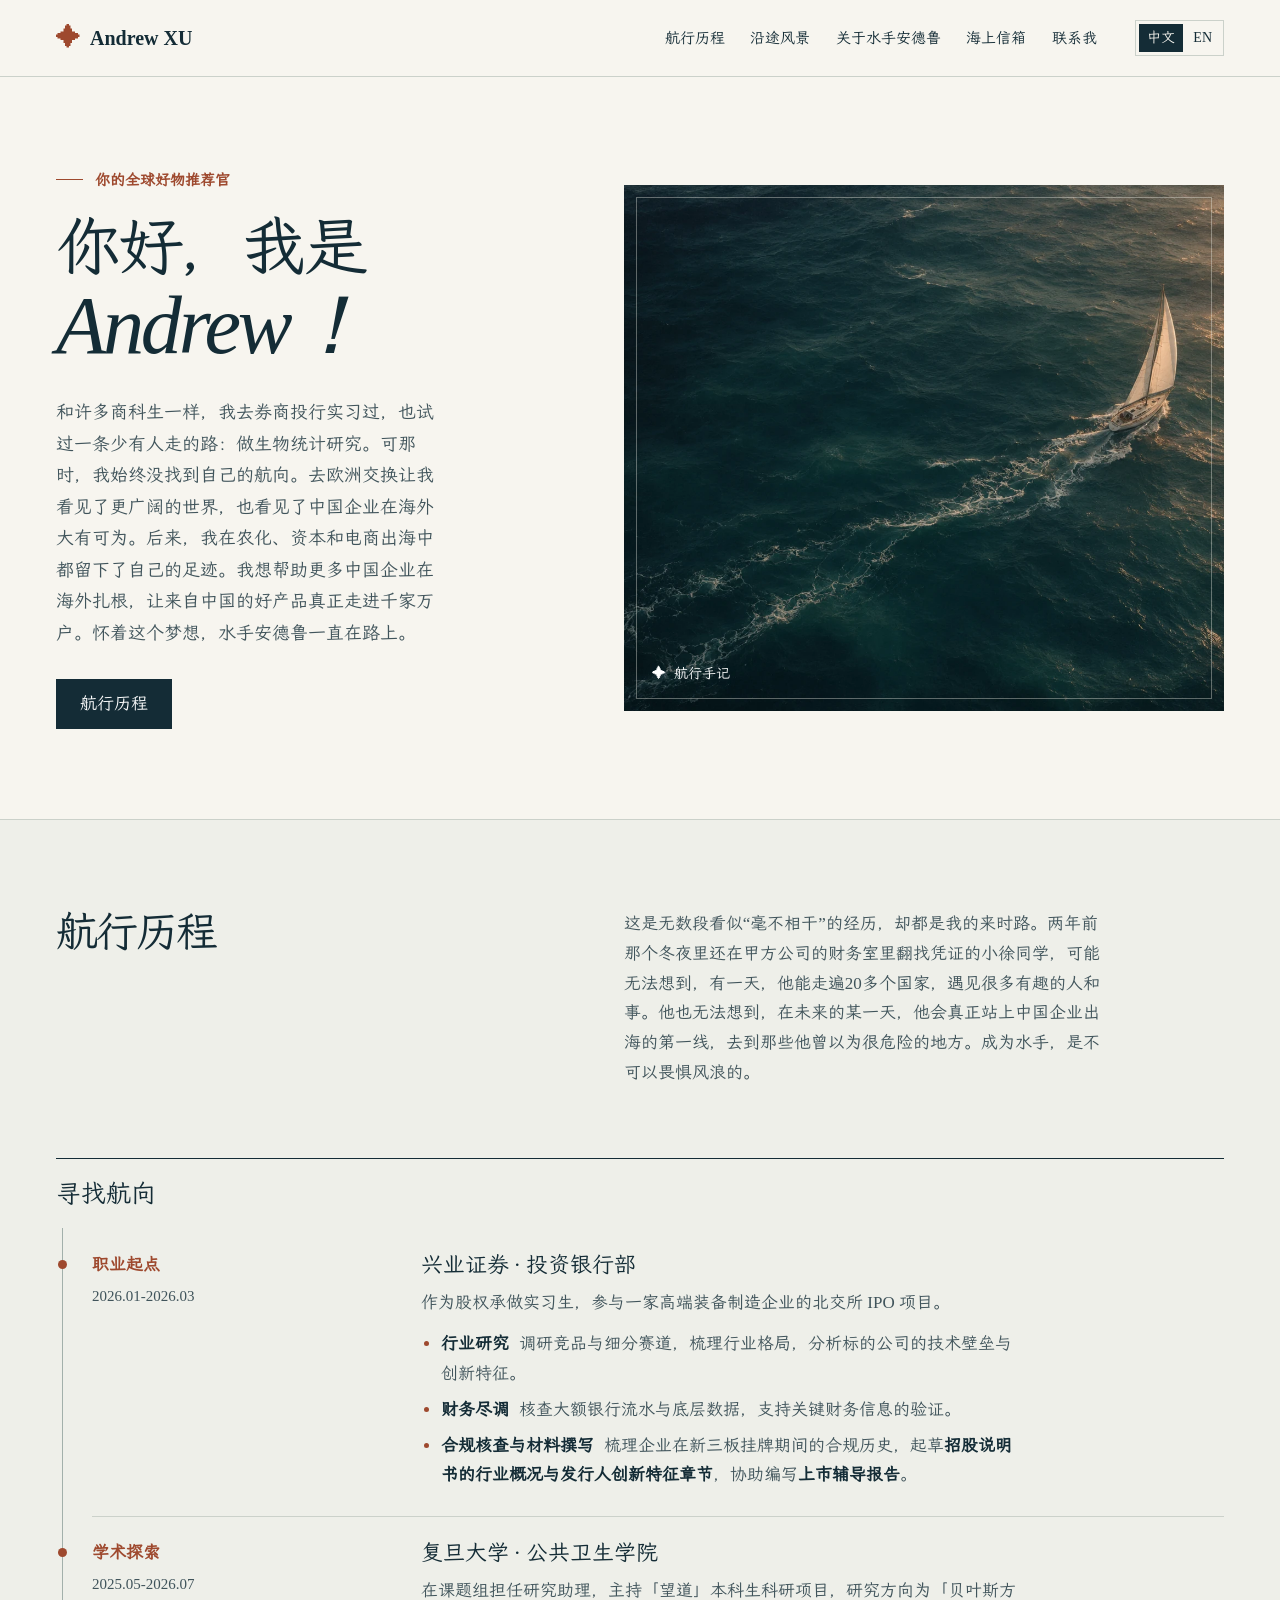
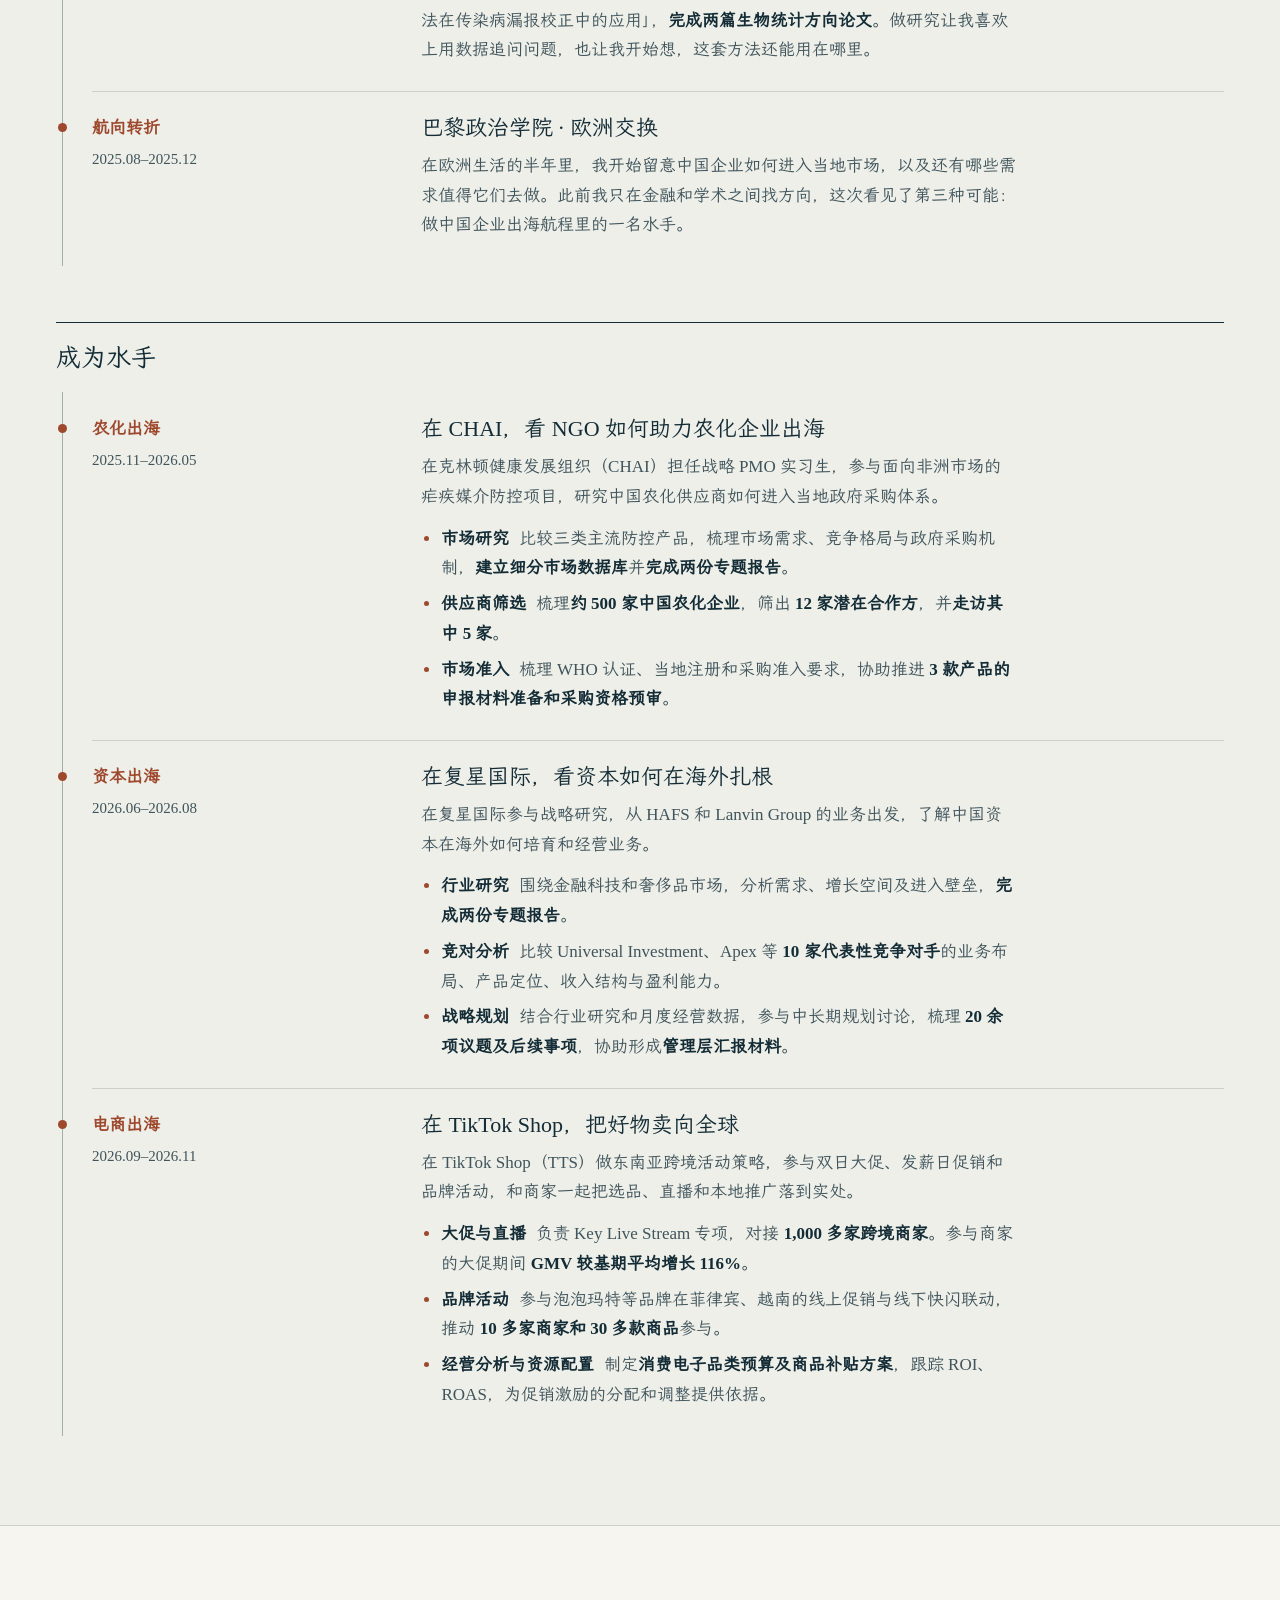
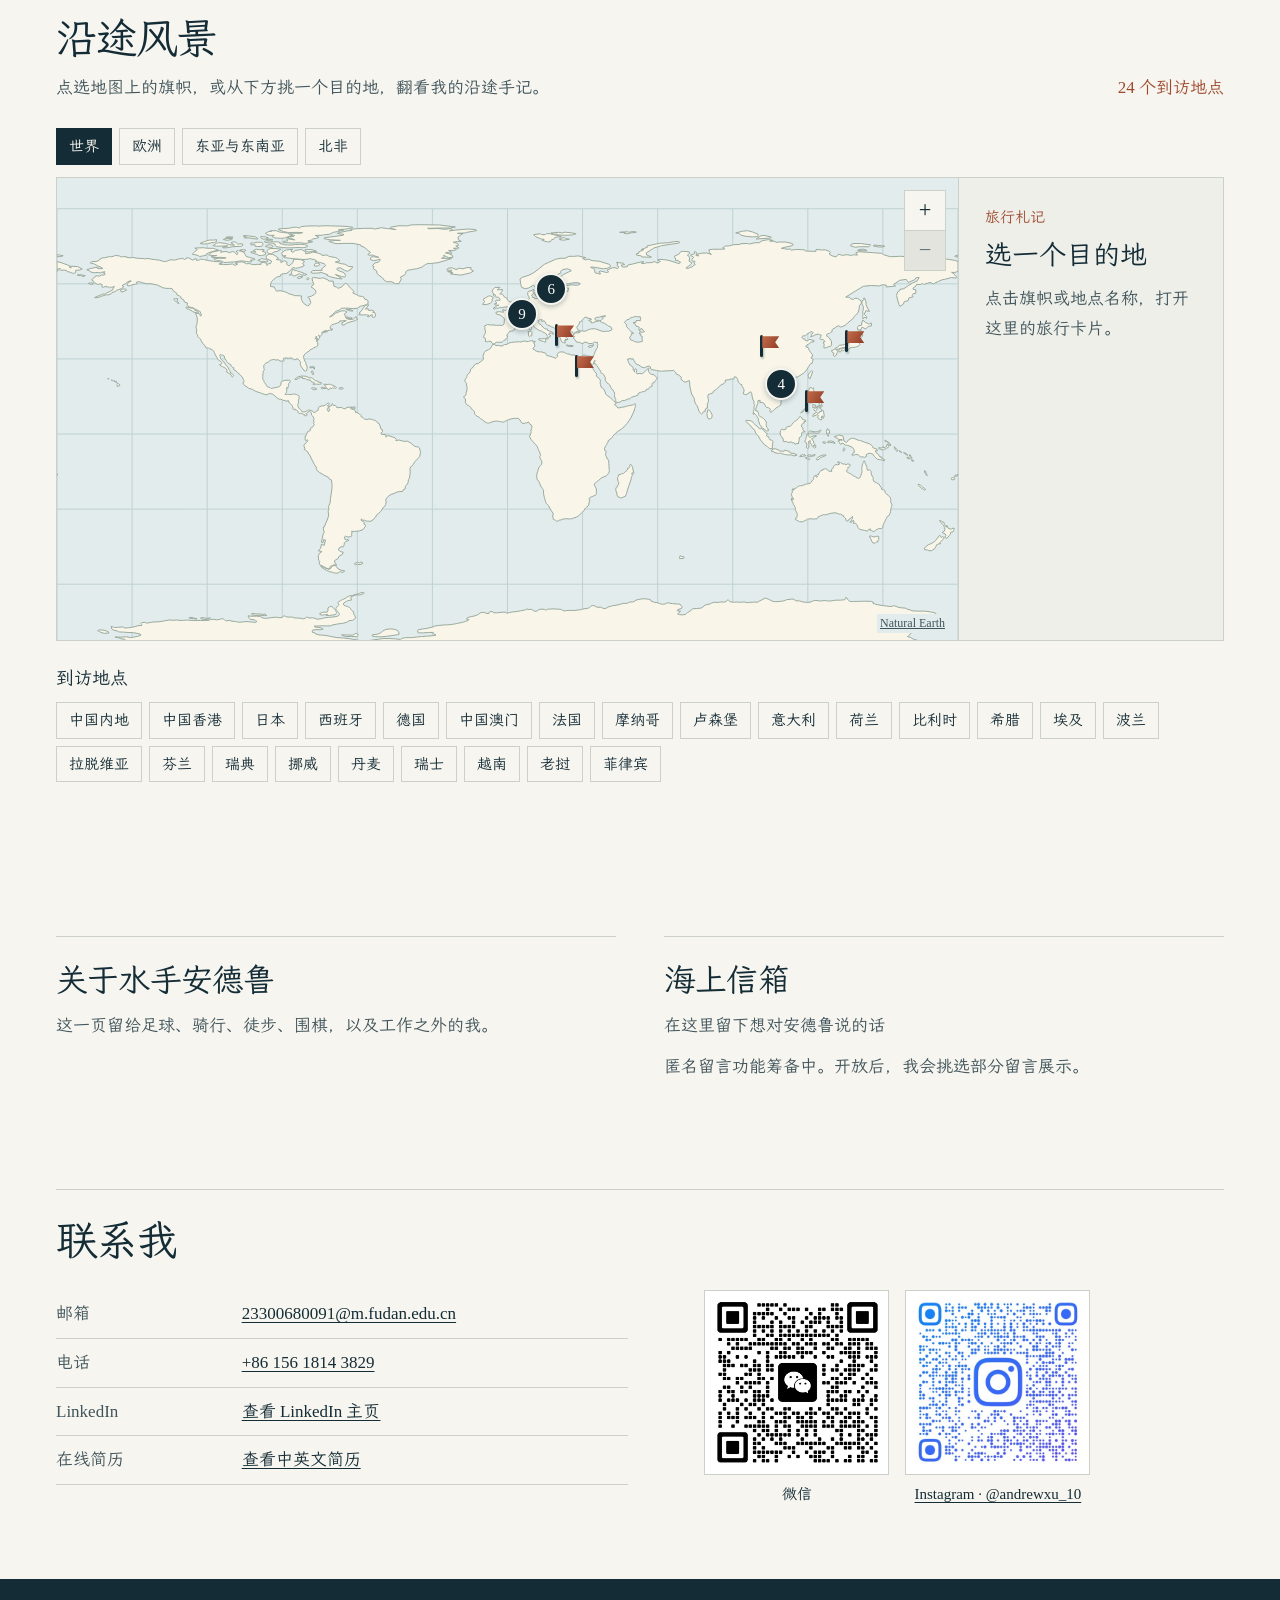
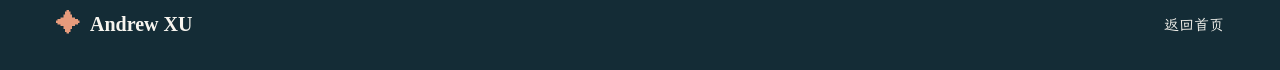
<file: index.html>
<!doctype html>
<html lang="zh-CN">
<head>
  <meta charset="utf-8">
  <meta name="viewport" content="width=device-width, initial-scale=1">
  <meta name="description" content="Andrew XU 的个人网站。从投行与科研，到中国企业出海一线。">
  <meta name="theme-color" content="#f7f5ef">
  <title>Andrew XU · 航行手记</title>
  <link rel="stylesheet" href="styles.css">
  <link rel="stylesheet" href="travel.css">
  <link rel="stylesheet" href="contact.css">
  <script defer src="content.js"></script>
  <script defer src="world-land.js"></script>
  <script defer src="travel-data.js"></script>
  <script defer src="travel.js"></script>
  <script defer src="contact.js"></script>
  <script defer src="site.js"></script>
</head>
<body id="home">
  <a class="skip" href="#main" data-copy="skip">跳到正文</a>
  <header class="site-header">
    <div class="frame header-inner">
      <a class="wordmark" href="#home"><span class="compass" aria-hidden="true">✦</span> Andrew XU</a>
      <nav aria-label="站内导航" id="navigation"></nav>
      <div class="languages" role="group" aria-label="语言 / Language">
        <button type="button" data-lang="zh" lang="zh-CN" aria-pressed="true">中文</button>
        <button type="button" data-lang="en" lang="en" aria-pressed="false">EN</button>
      </div>
    </div>
  </header>
  <main id="main">
    <section class="frame hero" aria-labelledby="hello">
      <div class="hero-text">
        <p class="kicker"><span></span><span data-copy="label"></span></p>
        <h1 id="hello"><span data-copy="greeting"></span><br><em lang="en" data-copy="heroName"></em></h1>
        <p class="hero-summary" data-copy="summary"></p>
        <a class="primary-link" href="#experience" data-copy="journeyTitle"></a>
      </div>
      <figure class="cover">
        <img src="voyage.webp" alt="" width="1440" height="960" fetchpriority="high">
        <figcaption><span aria-hidden="true">✦</span><span data-copy="photoCaption"></span></figcaption>
      </figure>
    </section>
    <section id="experience" class="journey" aria-labelledby="voyage-title">
      <div class="frame journal">
        <div class="journal-heading">
          <h2 id="voyage-title" data-copy="journeyTitle"></h2>
          <p data-copy="journeyIntro"></p>
        </div>
        <div id="chapters"></div>
      </div>
    </section>
    <section class="frame travel" id="travel" aria-labelledby="travel-title"></section>
    <div class="frame templates" id="templates"></div>
    <section class="frame contact" id="contact" aria-labelledby="contact-title"></section>
  </main>
  <footer>
    <div class="frame footer-inner">
      <a class="wordmark" href="#home"><span class="compass" aria-hidden="true">✦</span> Andrew XU</a>
      <a href="#home" data-copy="top"></a>
    </div>
  </footer>
</body>
</html>
</file>
<file: styles.css>
@font-face {
  font-family: "WenKai Web";
  src: url("wenkai-lite.woff2") format("woff2");
  font-weight: 400;
  font-style: normal;
  font-display: swap;
  unicode-range: U+2E80-2FFF, U+3000-303F, U+31C0-31EF, U+3400-9FFF, U+F900-FAFF, U+FF00-FFEF;
}
:root {
  --paper: #f7f5ef;
  --journal: #eeefe9;
  --ink: #142c36;
  --muted: #40545b;
  --line: #cbd1ca;
  --accent: #9e492e;
  --en: "Times New Roman", Times, serif;
  --zh: "Times New Roman", Times, "Liberation Serif", KaiTi, "楷体", "Kaiti SC", STKaiti, "WenKai Web", serif;
}
* { box-sizing: border-box; }
html { scroll-behavior: smooth; scroll-padding-top: 98px; }
body {
  margin: 0;
  background: var(--paper);
  color: var(--ink);
  font: 1.0625rem/1.75 var(--en);
}
:lang(zh-CN) { font-family: var(--zh); }
:lang(en) { font-family: var(--en); }
h1, h2, h3, h4, p, figure { margin: 0; }
a { color: inherit; }
button { font: inherit; }
a:focus-visible, button:focus-visible { outline: 2px solid var(--accent); outline-offset: 4px; }
.frame { width: min(1200px, calc(100% - 112px)); margin-inline: auto; }
.skip { position: fixed; top: 10px; left: 12px; z-index: 10; padding: 8px 12px; background: white; transform: translateY(-150%); }
.skip:focus { transform: none; }
.site-header { position: sticky; top: 0; z-index: 5; border-bottom: 1px solid var(--line); background: var(--paper); }
.header-inner { display: flex; align-items: center; gap: clamp(16px, 3vw, 42px); min-height: 76px; }
.wordmark { display: inline-flex; align-items: center; gap: 10px; font: bold 1.25rem var(--en); text-decoration: none; white-space: nowrap; }
.compass { color: var(--accent); font-size: 1.5rem; }
nav { display: flex; flex-wrap: wrap; align-items: center; justify-content: flex-end; gap: 6px clamp(12px, 2vw, 26px); margin-left: auto; }
nav a, .footer-inner > a:last-child { text-decoration: none; font-size: .9375rem; }
nav a:hover, .footer-inner > a:last-child:hover { text-decoration: underline; text-underline-offset: .3em; }
.languages { display: inline-flex; gap: 2px; border: 1px solid var(--line); padding: 3px; flex-shrink: 0; }
.languages button { padding: 2px 8px; border: 0; background: transparent; color: var(--ink); cursor: pointer; font-size: .875rem; }
.languages [aria-pressed="true"] { background: var(--ink); color: var(--paper); }
.hero { display: grid; grid-template-columns: .9fr 1.1fr; align-items: center; gap: clamp(38px, 6vw, 100px); padding-block: clamp(54px, 7vw, 106px); }
.kicker { display: flex; align-items: center; gap: 12px; color: var(--accent); font-weight: bold; font-size: .9375rem; }
.kicker > span:first-child { width: 27px; height: 1px; background: currentColor; flex: none; }
h1 { margin-block: 20px 28px; font-size: clamp(2.6rem, 5.1vw, 5.1rem); font-weight: 400; letter-spacing: -.05em; line-height: 1.06; }
h1 em { font-size: 1.26em; color: var(--ink); }
.hero-summary { max-width: 42ch; color: var(--muted); font-size: 1.125rem; }
.primary-link { display: inline-block; margin-top: 30px; padding: 10px 24px; background: var(--ink); color: white; text-decoration: none; }
.primary-link:hover { background: #254651; }
.cover { position: relative; isolation: isolate; background: #163541; color: white; }
.cover img { display: block; aspect-ratio: 1.14; width: 100%; height: auto; object-fit: cover; }
.cover::after { content: ""; position: absolute; inset: 12px; border: 1px solid #f1f1e85e; pointer-events: none; }
.cover figcaption { position: absolute; bottom: 25px; left: 28px; display: flex; align-items: center; gap: 8px; font-size: .875rem; text-shadow: 0 1px 6px #061c26; }
.journey { background: var(--journal); border-block: 1px solid var(--line); }
.journal { padding-block: clamp(52px, 7vw, 97px); }
.journal-heading { display: grid; grid-template-columns: .9fr 1.1fr; align-items: start; gap: clamp(20px, 6vw, 100px); padding-bottom: 42px; }
h2 { font-weight: 400; font-size: clamp(2.25rem, 4.3vw, 4rem); line-height: 1.13; letter-spacing: -.045em; }
.journal-heading h2 { font-size: clamp(1.875rem, 3.25vw, 2.75rem); }
.journal-heading p { max-width: 56ch; color: var(--muted); }
.chapter { margin-top: 28px; }
.chapter + .chapter { margin-top: 56px; }
.chapter h3 { font-size: 1.55rem; font-weight: 400; padding: 13px 0; border-top: 1px solid var(--ink); }
.route { margin-left: 6px; border-left: 1px solid #a2b0ab; }
.stop { position: relative; display: grid; grid-template-columns: minmax(170px, .38fr) 1fr; gap: 24px; padding: 22px 0 26px 29px; }
.stop::before { content: ""; position: absolute; top: 32px; left: -5px; width: 9px; height: 9px; border-radius: 50%; background: var(--accent); }
.stop + .stop::after { content: ""; position: absolute; top: 0; left: 29px; right: 0; border-top: 1px solid var(--line); }
.stop-meta > p:first-child { color: var(--accent); font-weight: bold; }
.date { margin-top: 3px; font-size: .9375rem; color: var(--muted); }
.stop-content h4 { margin-bottom: 8px; font-size: clamp(1.125rem, 1.8vw, 1.375rem); font-weight: 400; line-height: 1.35; }
.stop-content p, .stop-content ul { max-width: 70ch; color: var(--muted); }
.stop-content ul { margin: 12px 0 0; padding-left: 1.2em; }
.stop-content li + li { margin-top: 6px; }
.stop-content li::marker { color: var(--accent); }
.stop-content strong { color: var(--ink); }
.stop-content li > strong:first-child { margin-right: .3em; }
.templates { display: grid; grid-template-columns: 1fr 1fr; gap: 0 48px; padding-block: 65px 75px; }
.template { border-block-start: 1px solid var(--line); padding-block: 25px 32px; }
.template h2 { font-size: clamp(1.5rem, 2.5vw, 2.2rem); letter-spacing: -.025em; }
.template p { margin-top: 12px; color: var(--muted); }
footer { background: var(--ink); color: var(--paper); }
.footer-inner { min-height: 91px; display: flex; justify-content: space-between; align-items: center; gap: 1rem; }
.footer-inner .compass { color: #e69b7c; }

@media (max-width: 980px) {
  .frame { width: calc(100% - 64px); }
  .header-inner { gap: 16px; }
  nav { gap: 6px 13px; }
}
@media (max-width: 740px) {
  html { scroll-padding-top: 135px; }
  .frame { width: calc(100% - 36px); }
  .header-inner { min-height: 0; display: grid; grid-template-columns: 1fr auto; gap: 0 14px; padding-block: 9px 11px; }
  nav { grid-column: 1 / -1; grid-row: 2; justify-content: flex-start; margin: 6px 0 0; line-height: 1.5; }
  .languages { grid-column: 2; grid-row: 1; }
  .hero { grid-template-columns: 1fr; gap: 32px; padding-block: 48px; }
  h1 { font-size: clamp(2.65rem, 9vw, 4.1rem); margin-block: 15px 20px; }
  .cover img { aspect-ratio: 1.35; }
  .journal-heading { grid-template-columns: 1fr; gap: 14px; padding-bottom: 20px; }
  .stop { grid-template-columns: 1fr; gap: 8px; padding-left: 21px; }
  .stop + .stop::after { left: 21px; }
  .stop-meta { display: flex; align-items: baseline; flex-wrap: wrap; gap: 0 12px; }
  .templates { grid-template-columns: 1fr; padding-block: 42px; }
}
@media (prefers-reduced-motion: reduce) {
  html { scroll-behavior: auto; }
}
</file>
<file: travel.css>
.travel { padding-block: clamp(52px, 7vw, 95px); }
.travel-header { display: flex; align-items: end; justify-content: space-between; gap: 14px 32px; margin-bottom: 26px; }
.travel-header h2 { font-size: clamp(1.875rem, 3.25vw, 2.75rem); }
.travel-header p { margin-top: 10px; color: var(--muted); }
.travel-count { color: var(--accent); white-space: nowrap; }
.travel-grid { display: grid; grid-template-columns: minmax(0, 3.4fr) minmax(200px, 1fr); border: 1px solid var(--line); }
.travel-map { position: relative; overflow: hidden; min-height: 380px; aspect-ratio: 1.95; background: #e2eced; }
.travel-map canvas { display: block; width: 100%; height: 100%; position: absolute; inset: 0; cursor: grab; touch-action: pan-y; }
.travel-map canvas.dragging { cursor: grabbing; }
.travel-markers { position: absolute; inset: 0; pointer-events: none; }
.travel-pin { position: absolute; pointer-events: auto; transform: translate(-50%, -50%); width: 34px; height: 36px; border: 0; background: transparent; cursor: pointer; padding: 0; display: grid; place-items: center; color: var(--ink); }
.travel-pin:hover, .travel-pin:focus-visible, .travel-pin[aria-pressed="true"] { z-index: 2; }
.travel-flag { display: block; position: relative; width: 3px; height: 22px; margin-right: 12px; background: var(--ink); border-radius: 2px; box-shadow: 1px 2px 2px #13293247; }
.travel-flag::before { content: ""; position: absolute; top: 1px; left: 2px; width: 17px; height: 12px; background: linear-gradient(120deg, #c46d4d, #913d26); clip-path: polygon(0 0, 100% 0, 76% 50%, 100% 100%, 0 100%); }
.travel-pin[aria-pressed="true"] .travel-flag::before, .travel-pin:hover .travel-flag::before { background: #087679; }
.travel-cluster { width: 32px; height: 32px; border: 2px solid #f7f5ef; border-radius: 50%; background: var(--ink); color: white; font-size: .9375rem; box-shadow: 0 2px 5px #13293245; }
.travel-cluster:hover, .travel-cluster.contains-selection { background: #0b6266; }
.travel-zoom { position: absolute; top: 12px; right: 12px; display: grid; gap: 1px; background: var(--line); border: 1px solid var(--line); }
.travel-zoom button { border: 0; width: 40px; height: 39px; color: var(--ink); background: var(--paper); cursor: pointer; font: 1.4rem var(--en); }
.travel-zoom button:disabled { opacity: .55; cursor: default; }
.travel-source { position: absolute; bottom: 7px; right: 10px; font: .75rem var(--en); color: var(--muted); background: #e2eced; padding: 2px 3px; }
.travel-card { border-left: 1px solid var(--line); background: #eeefe9; padding: 26px; min-width: 0; }
.travel-card h3 { font-weight: 400; font-size: 1.7rem; line-height: 1.25; margin-block: 8px 12px; }
.travel-card p { color: var(--muted); }
.travel-card .travel-card-label { color: var(--accent); font-size: .9375rem; }
.travel-regions, .travel-list { display: flex; flex-wrap: wrap; gap: 7px; }
.travel-regions { margin-bottom: 12px; }
.travel-regions button, .travel-list button { color: var(--ink); border: 1px solid var(--line); background: transparent; padding: 4px 12px; cursor: pointer; font-size: .9375rem; }
.travel-regions button:hover, .travel-list button:hover { border-color: var(--ink); }
.travel-regions [aria-pressed="true"], .travel-list [aria-pressed="true"] { color: var(--paper); background: var(--ink); border-color: var(--ink); }
.travel-list-title { margin: 22px 0 8px; font-size: 1.125rem; font-weight: 400; }
@media (max-width: 740px) {
  .travel-header { align-items: flex-start; flex-direction: column; }
  .travel-grid { grid-template-columns: minmax(0, 1fr); }
  .travel-map { min-height: 260px; aspect-ratio: 1.4; }
  .travel-card { border-left: 0; border-top: 1px solid var(--line); padding: 18px; }
}
</file>
<file: contact.css>
.contact { padding-block: 28px 72px; border-top: 1px solid var(--line); }
.contact h2 { font-size: clamp(1.875rem, 3.25vw, 2.75rem); }
.contact-grid { display: grid; grid-template-columns: minmax(0, 1.1fr) minmax(0, 1fr); gap: 30px clamp(24px, 6vw, 85px); margin-top: 25px; }
.contact-details { margin: 0; }
.contact-details > div { display: grid; grid-template-columns: minmax(92px, .45fr) minmax(0, 1fr); gap: 12px; padding: 9px 0; border-bottom: 1px solid var(--line); }
.contact-details dt { color: var(--muted); }
.contact-details dd { margin: 0; overflow-wrap: anywhere; }
.contact-grid a, .resume a { text-underline-offset: .18em; }
.contact-social { display: grid; grid-template-columns: repeat(2, minmax(0, 185px)); gap: 16px; }
.contact-social figure { text-align: center; min-width: 0; }
.contact-social figcaption { margin-top: 6px; font-size: .9375rem; overflow-wrap: anywhere; }
.contact-qr { display: block; position: relative; aspect-ratio: 1; overflow: hidden; background: white; border: 1px solid var(--line); }
.contact-qr img { position: absolute; max-width: none; height: auto; }
.contact-qr-wechat img { width: 129.45%; left: -14.58%; top: -39.36%; }
.contact-qr-instagram img { width: 173.74%; left: -36.97%; top: -70.30%; }
.resume { max-width: 850px; padding-block: clamp(30px, 6vw, 75px); }
.resume-header { padding-bottom: 28px; border-bottom: 1px solid var(--ink); }
.resume-header h1 { margin: 0 0 12px; font-size: clamp(2.4rem, 6vw, 4rem); }
.resume-actions { display: flex; align-items: center; flex-wrap: wrap; gap: 10px 22px; }
.resume-actions a { font-size: .9375rem; }
.resume-actions a[aria-current="page"] { font-weight: bold; text-decoration: none; }
.resume section { padding-block: 24px; border-bottom: 1px solid var(--line); }
.resume h2 { font-size: 1.75rem; margin-bottom: 15px; }
.resume h3 { font-weight: 400; font-size: 1.25rem; line-height: 1.3; }
.resume article + article { margin-top: 18px; }
.resume article > p { color: var(--muted); }
.resume ul { margin: 7px 0 0; padding-left: 1.2em; }
.resume li + li { margin-top: 5px; }
@media (max-width: 740px) {
  .contact { padding-bottom: 45px; }
  .contact-grid { grid-template-columns: minmax(0, 1fr); }
}
@media print {
  .resume-actions { display: none; }
  .resume { width: auto; padding: 0; }
  .resume article { break-inside: avoid; }
}
</file>
